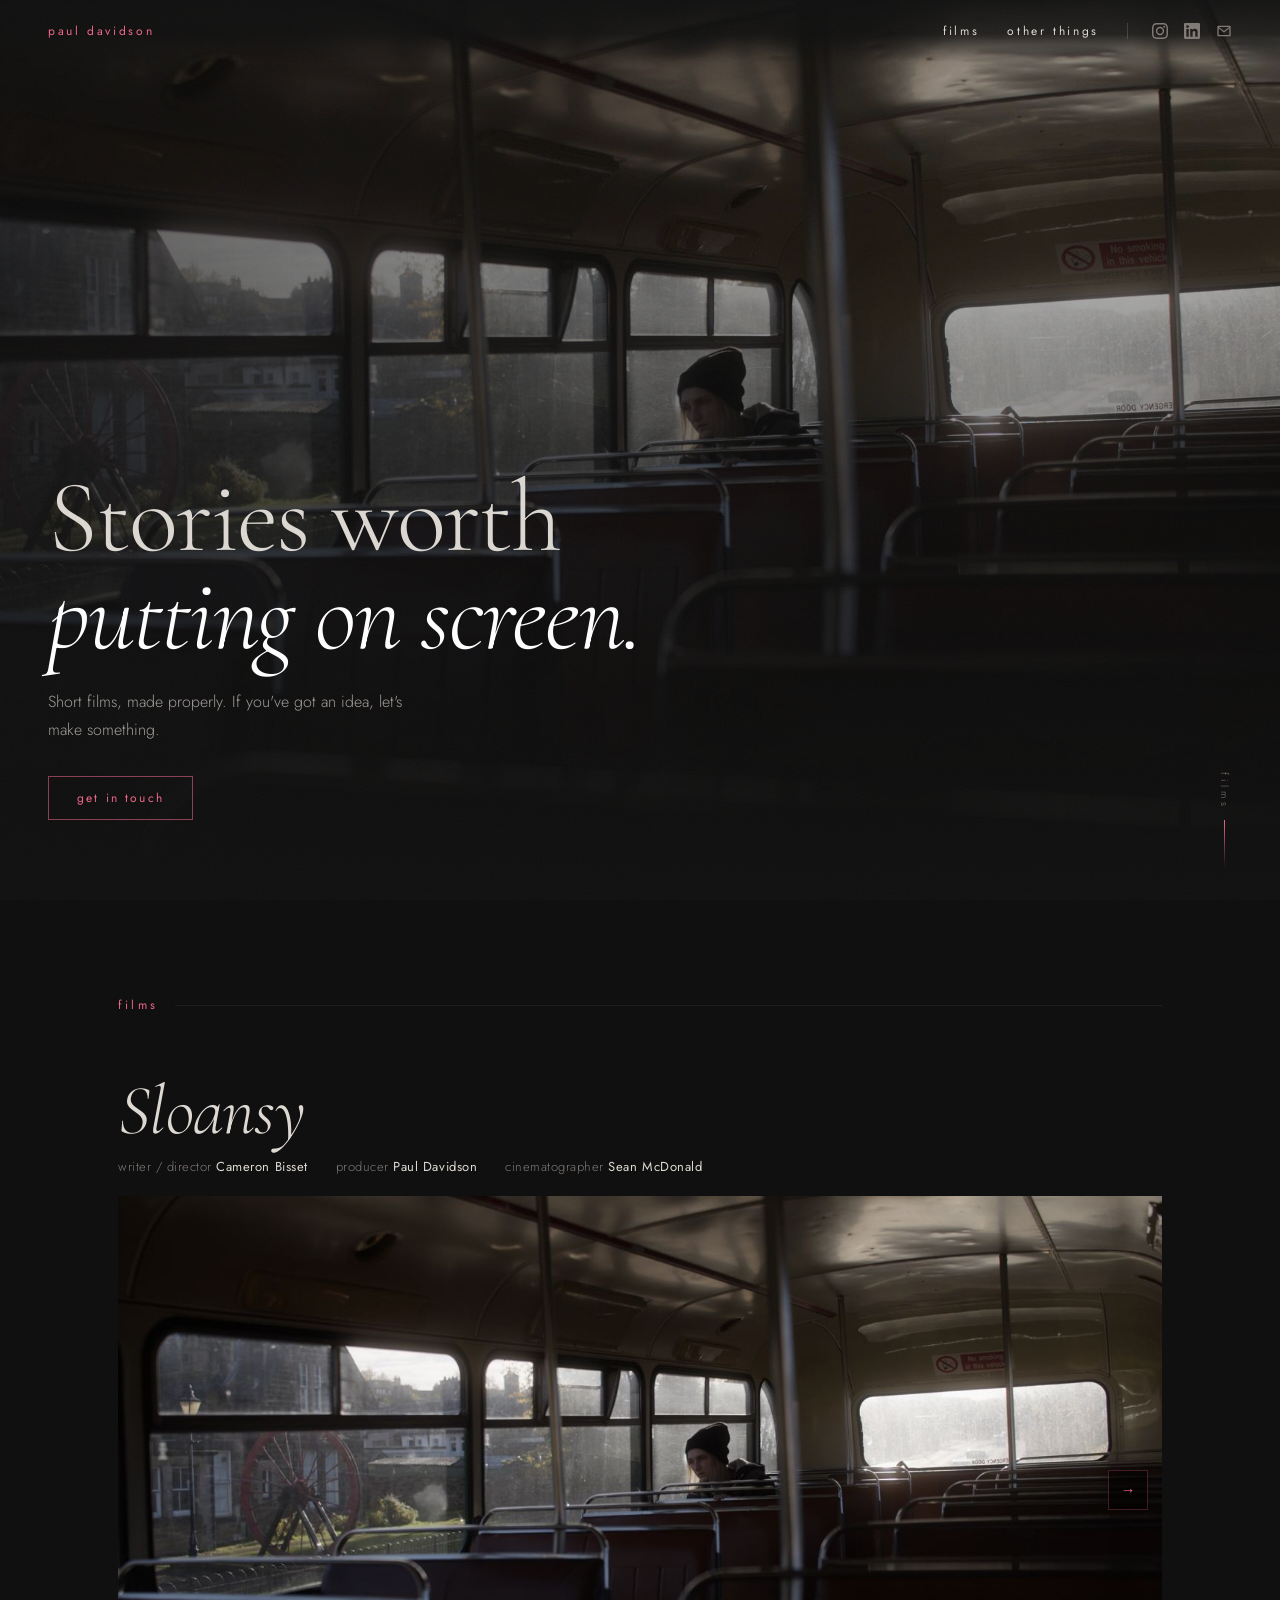
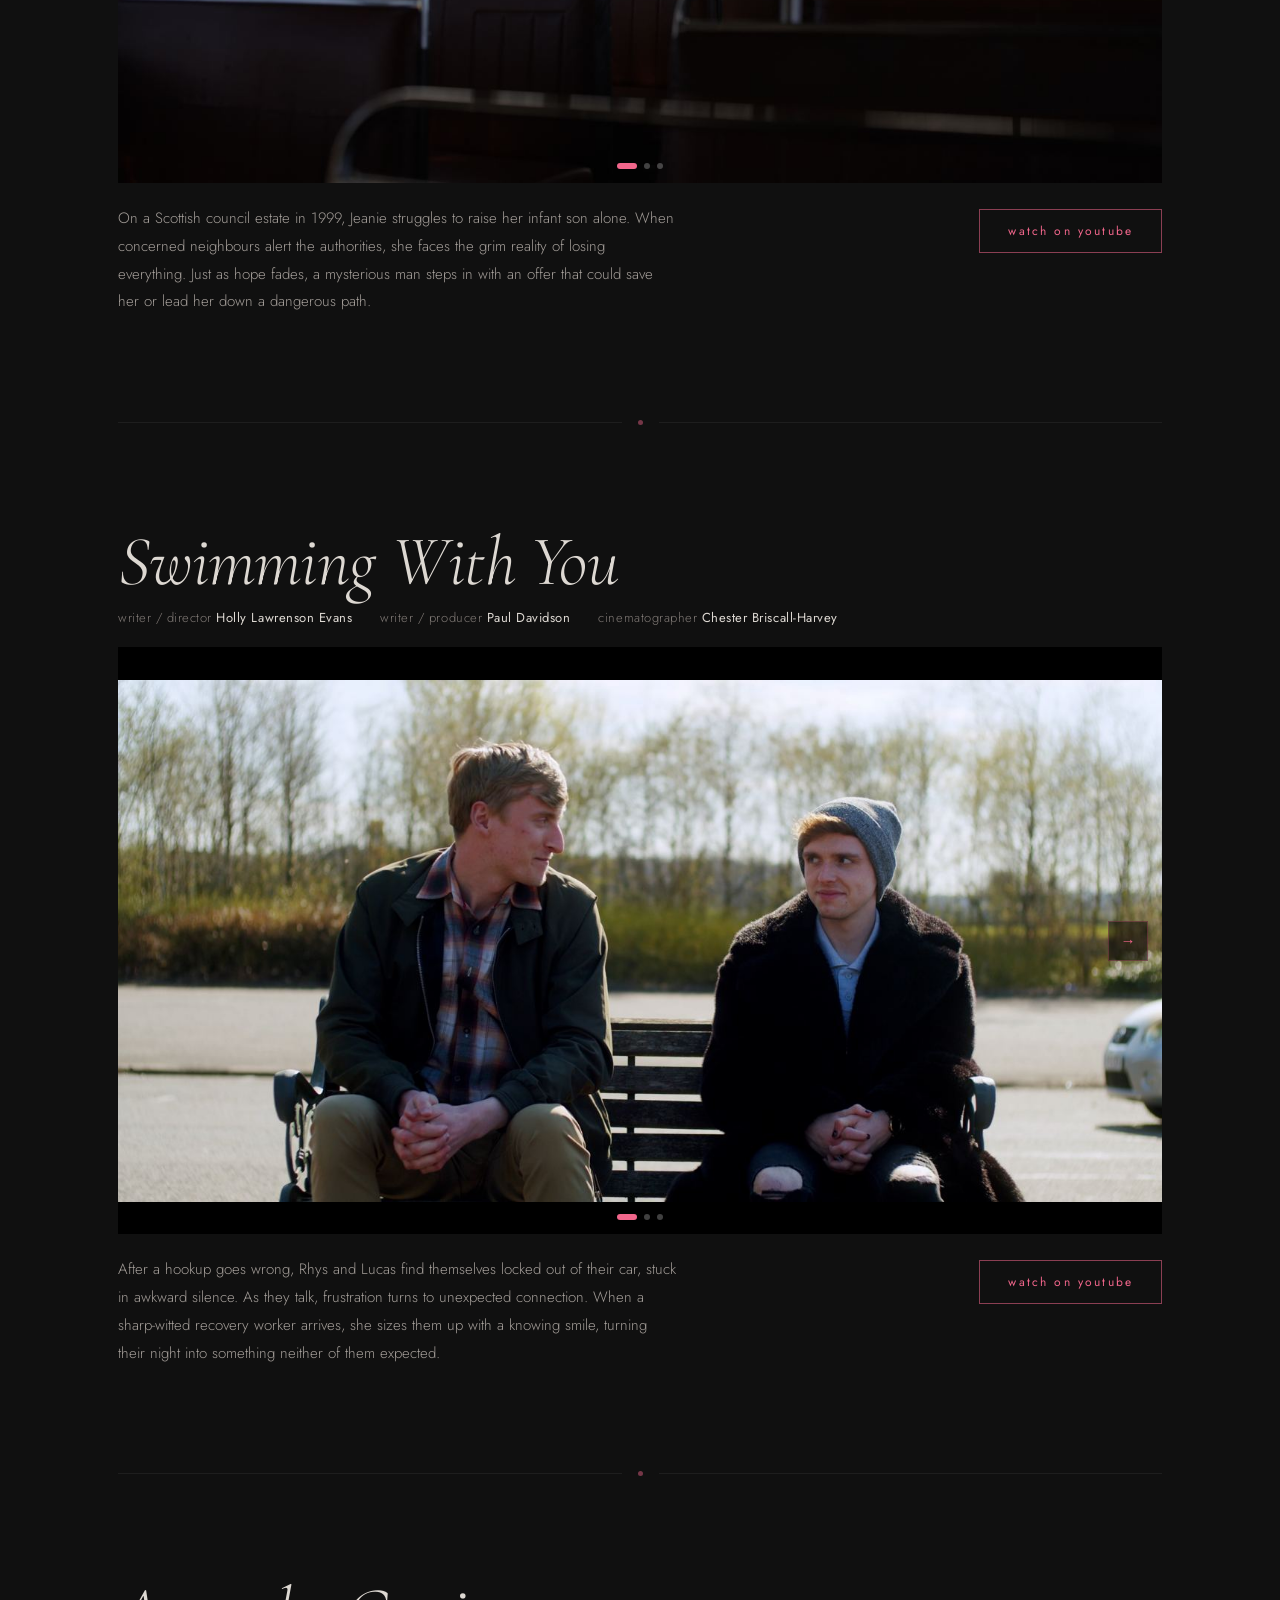
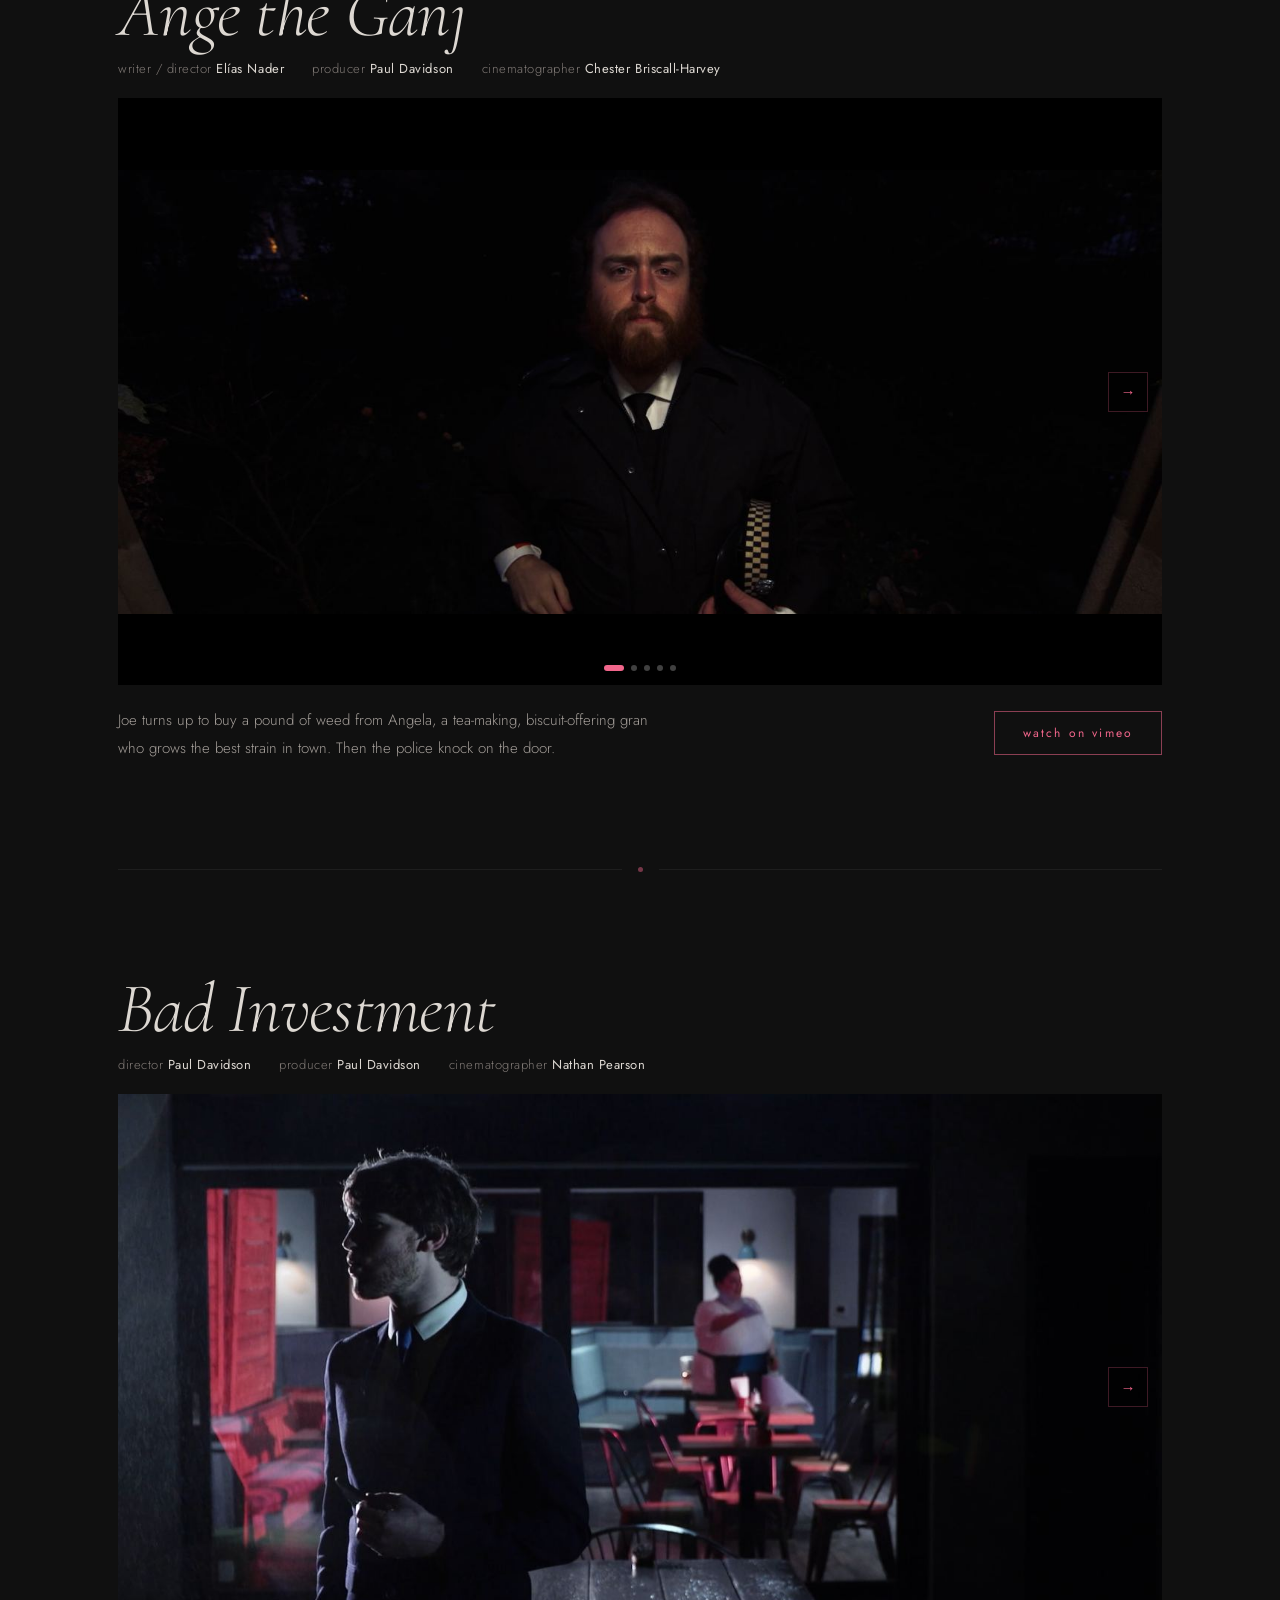
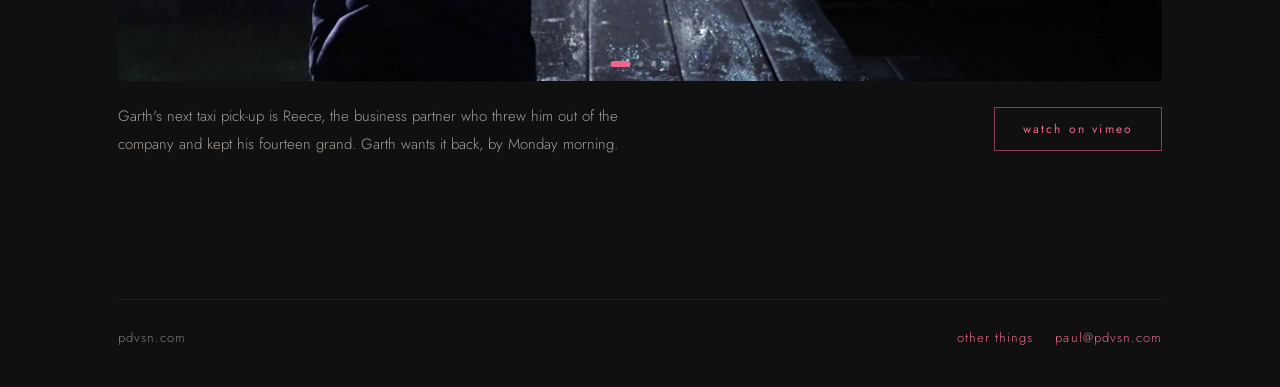
<file: index.html>
<!DOCTYPE html>
<html lang="en">
<head>
<meta charset="UTF-8">
<meta name="viewport" content="width=device-width, initial-scale=1.0">
<title>pdvsn | Paul Davidson</title>
<meta name="description" content="Short films by Paul Davidson, a producer and director in Edinburgh.">
<link rel="icon" href="data:image/svg+xml,<svg xmlns='http://www.w3.org/2000/svg' viewBox='0 0 16 16'><rect width='16' height='16' fill='%23F1668B'/></svg>">
<link rel="preload" href="images/hero-sloansy-1.jpg" as="image">
<link rel="stylesheet" href="site.css">
<style>
  /* ————— opening screen: film stills, with the headline bottom left ————— */
  .hero {
    position: relative;
    height: 100svh;
    min-height: 560px;
    display: flex;
    align-items: flex-end;
    overflow: hidden;
  }
  .hero-bg, .hero-slide, .hero-shade { position: absolute; inset: 0; }
  .hero-slide {
    background-size: cover;
    background-position: center;
    opacity: 0;
    transition: opacity 1.4s ease;
  }
  .hero-slide.visible { opacity: 1; animation: drift 9s ease-out both; }
  @keyframes drift { from { transform: scale(1.07); } to { transform: scale(1); } }
  /* darken the bottom and left so the words read over any still */
  .hero-shade {
    background:
      linear-gradient(to top, var(--bg) 0%, rgba(16,16,16,.5) 45%, rgba(16,16,16,.15) 100%),
      linear-gradient(to right, rgba(16,16,16,.55) 0%, transparent 65%);
  }
  .hero-words { position: relative; padding: 0 var(--gutter) clamp(56px, 9vh, 80px); max-width: 820px; }
  .hero-words > * { opacity: 0; animation: rise .9s ease forwards; }
  .hero-words > :nth-child(2) { animation-delay: .2s; }
  .hero-words > :nth-child(3) { animation-delay: .4s; }
  @keyframes rise { from { opacity: 0; transform: translateY(22px); } to { opacity: 1; transform: none; } }
  .hero h1 {
    margin: 16px 0 24px;
    font-family: var(--serif);
    font-weight: 300;
    font-size: clamp(48px, 8vw, 112px);
    line-height: .95;
    letter-spacing: -.02em;
  }
  .hero h1 em { color: #fff; }
  .hero .sub { margin: 0 0 32px; max-width: 42ch; font-size: 16px; line-height: 1.75; color: rgba(221,216,210,.7); }

  /* "films" with a line, bottom right, nudging you down */
  .scroll {
    position: absolute; right: var(--gutter); bottom: 32px;
    display: flex; flex-direction: column; align-items: center; gap: 10px;
    color: var(--ink-dim);
    font-size: 10px; letter-spacing: .4em; text-transform: lowercase;
    text-decoration: none;
  }
  .scroll span { writing-mode: vertical-rl; }
  .scroll::after { content: ""; width: 1px; height: 48px; background: linear-gradient(to bottom, var(--pink), transparent); animation: pulse 2.2s ease-in-out infinite; }
  @keyframes pulse { 0%, 100% { opacity: .35; } 50% { opacity: 1; } }

  /* ————— films ————— */
  .films {
    width: min(1140px, 100%);
    margin: 0 auto;
    padding: clamp(56px, 8vw, 96px) var(--gutter) 0;
    scroll-margin-top: 0;
  }
  .film-title {
    margin: 0 0 12px;
    font-family: var(--serif);
    font-style: italic;
    font-weight: 300;
    font-size: clamp(36px, 5.5vw, 72px);
    line-height: .95;
    letter-spacing: -.01em;
  }

  /* stills: swipe, scroll, or use the arrows and dots */
  .gallery { position: relative; background: #000; }
  .track {
    display: flex;
    overflow-x: auto;
    scroll-snap-type: x mandatory;
    scrollbar-width: none;
    overscroll-behavior-x: contain;
  }
  .track::-webkit-scrollbar { display: none; }
  .track:focus-visible { outline: 1px dashed var(--pink); outline-offset: 4px; }
  /* films are shot in different shapes, so show each still whole, letterboxed */
  .track img { flex: 0 0 100%; width: 100%; aspect-ratio: 16 / 9; object-fit: contain; scroll-snap-align: start; display: block; }
  .arrow {
    position: absolute; top: 50%;
    width: 40px; height: 40px;
    transform: translateY(-50%);
    border: 1px solid rgba(241,102,139,.25);
    background: rgba(0,0,0,.5);
    color: var(--pink);
    font-size: 15px;
    cursor: pointer;
    transition: background .2s, border-color .2s, opacity .2s;
  }
  .arrow.prev { left: 14px; }
  .arrow.next { right: 14px; }
  .arrow:hover, .arrow:focus-visible { background: rgba(241,102,139,.18); border-color: var(--pink); outline: none; }
  .arrow:disabled { opacity: 0; pointer-events: none; }
  .dots { position: absolute; left: 50%; bottom: 14px; transform: translateX(-50%); display: flex; gap: 7px; align-items: center; }
  .dots button {
    width: 6px; height: 6px; padding: 0;
    border: 0; border-radius: 3px;
    background: rgba(255,255,255,.25);
    cursor: pointer;
    transition: width .3s, background .3s;
  }
  .dots button[aria-current] { width: 20px; background: var(--pink); }
  .no-js .arrow, .no-js .dots { display: none; }

  .film-info { display: flex; justify-content: space-between; align-items: flex-start; gap: 48px; margin-top: 22px; }
  .film-info p { margin: 0; max-width: 62ch; font-size: 15px; line-height: 1.85; color: #a39d98; }
  .credits { list-style: none; display: flex; flex-wrap: wrap; gap: 6px 28px; margin: 0 0 20px; padding: 0; font-size: 13px; letter-spacing: .04em; color: var(--ink-dim); }
  .credits b { font-weight: 400; color: var(--ink); }
  .film-info .btn { margin-top: 4px; }

  .sep { display: flex; align-items: center; gap: 16px; margin: clamp(64px, 10vw, 104px) 0; }
  .sep::before, .sep::after { content: ""; flex: 1; height: 1px; background: var(--rule); }
  .sep i { width: 5px; height: 5px; border-radius: 50%; background: var(--pink); opacity: .45; }

  @media (max-width: 680px) {
    .scroll { display: none; }
    .film-info { flex-direction: column; gap: 22px; }
    .film-info .btn { width: 100%; text-align: center; }
    .credits { flex-direction: column; gap: 6px; }
    .arrow { display: none; }
  }
  @media (prefers-reduced-motion: reduce) {
    html { scroll-behavior: auto; }
    .hero-slide.visible { animation: none; }
    .hero-words > * { opacity: 1; animation: none; }
  }
</style>
</head>
<body class="no-js">

  <header class="menu">
    <a class="home" href="#top">paul davidson</a>
    <nav aria-label="Main"><a href="#films">films</a><a href="/other">other things</a><span class="icons"><a href="https://www.instagram.com/mrpauldavidson" aria-label="Instagram"><svg viewBox="0 0 24 24" aria-hidden="true"><path d="M12 2.2c3.2 0 3.6 0 4.8.1 3.3.1 4.8 1.7 4.9 4.9.1 1.3.1 1.6.1 4.8s0 3.6-.1 4.8c-.1 3.2-1.7 4.8-4.9 4.9-1.3.1-1.6.1-4.8.1s-3.6 0-4.8-.1c-3.3-.1-4.8-1.7-4.9-4.9C2.2 15.6 2.2 15.2 2.2 12s0-3.6.1-4.8C2.4 3.9 3.9 2.4 7.2 2.3 8.4 2.2 8.8 2.2 12 2.2zM12 0C8.7 0 8.3 0 7.1.1 2.7.3.3 2.7.1 7.1 0 8.3 0 8.7 0 12s0 3.7.1 4.9c.2 4.4 2.6 6.8 7 7 1.2.1 1.6.1 4.9.1s3.7 0 4.9-.1c4.4-.2 6.8-2.6 7-7 .1-1.2.1-1.6.1-4.9s0-3.7-.1-4.9c-.2-4.4-2.6-6.8-7-7C15.7 0 15.3 0 12 0zm0 5.8a6.2 6.2 0 1 0 0 12.4 6.2 6.2 0 0 0 0-12.4zM12 16a4 4 0 1 1 0-8 4 4 0 0 1 0 8zm6.4-11.8a1.4 1.4 0 1 0 0 2.9 1.4 1.4 0 0 0 0-2.9z"/></svg></a><a href="https://www.linkedin.com/in/mrpauldavidson" aria-label="LinkedIn"><svg viewBox="0 0 24 24" aria-hidden="true"><path d="M20.45 20.45h-3.55v-5.57c0-1.33-.03-3.04-1.85-3.04-1.86 0-2.14 1.45-2.14 2.94v5.67H9.36V9h3.41v1.56h.05c.47-.9 1.64-1.85 3.37-1.85 3.6 0 4.27 2.37 4.27 5.46v6.28zM5.34 7.43a2.06 2.06 0 1 1 0-4.12 2.06 2.06 0 0 1 0 4.12zM7.12 20.45H3.56V9h3.56v11.45zM22.22 0H1.77C.79 0 0 .77 0 1.73v20.54C0 23.23.79 24 1.77 24h20.45c.98 0 1.78-.77 1.78-1.73V1.73C24 .77 23.2 0 22.22 0z"/></svg></a><a href="mailto:paul@pdvsn.com" aria-label="Email paul@pdvsn.com"><svg viewBox="0 0 24 24" aria-hidden="true"><path d="M2 5.5A1.5 1.5 0 0 1 3.5 4h17A1.5 1.5 0 0 1 22 5.5v13a1.5 1.5 0 0 1-1.5 1.5h-17A1.5 1.5 0 0 1 2 18.5v-13zm2.2.5 7.8 6.1L19.8 6H4.2zM20 7.9l-7.4 5.8a1 1 0 0 1-1.2 0L4 7.9V18h16V7.9z"/></svg></a></span></nav>
  </header>

  <section class="hero" id="top">
    <!-- ✏️ the stills that fade behind the words are listed in the script at the bottom -->
    <div class="hero-bg" id="hero-bg" aria-hidden="true"><div class="hero-slide visible" style="background-image: url('images/hero-sloansy-1.jpg'); background-position: 60% center"></div></div>
    <div class="hero-shade" aria-hidden="true"></div>
    <div class="hero-words">
      <h1>Stories worth<br><em>putting on screen.</em></h1>
      <p class="sub">Short films, made properly. If you've got an idea, let's make something.</p>
      <a class="btn" href="mailto:paul@pdvsn.com">get in touch</a>
    </div>
    <a class="scroll" href="#films"><span>films</span></a>
  </section>

  <main class="films" id="films">
    <p class="label rule-label">films</p>

    <!-- ✏️ To add a film, copy one <article> block (and the <div class="sep"> before it).
         Every <img> inside "track" is one still; add or remove them freely. -->
    <article class="film">
      <h2 class="film-title">Sloansy</h2>
      <ul class="credits"><li>writer / director <b>Cameron Bisset</b></li><li>producer <b>Paul Davidson</b></li><li>cinematographer <b>Sean McDonald</b></li></ul>
      <div class="gallery">
        <div class="track" tabindex="0" aria-label="Stills from Sloansy">
          <img src="images/sloansy-1.jpg" alt="Still from Sloansy" loading="lazy">
          <img src="images/sloansy-2.jpg" alt="Still from Sloansy" loading="lazy">
          <img src="images/sloansy-3.jpg" alt="Still from Sloansy" loading="lazy">
        </div>
      </div>
      <div class="film-info">
        <div>
          <p>On a Scottish council estate in 1999, Jeanie struggles to raise her infant son alone. When concerned neighbours alert the authorities, she faces the grim reality of losing everything. Just as hope fades, a mysterious man steps in with an offer that could save her or lead her down a dangerous path.</p>
        </div>
        <a class="btn" href="https://www.youtube.com/watch?v=3D2MKY4uDA4">watch on youtube</a>
      </div>
    </article>

    <div class="sep" aria-hidden="true"><i></i></div>

    <article class="film">
      <h2 class="film-title">Swimming With You</h2>
      <ul class="credits"><li>writer / director <b>Holly Lawrenson Evans</b></li><li>writer / producer <b>Paul Davidson</b></li><li>cinematographer <b>Chester Briscall-Harvey</b></li></ul>
      <div class="gallery">
        <div class="track" tabindex="0" aria-label="Stills from Swimming With You">
          <img src="images/swimming-1.jpg" alt="Still from Swimming With You" loading="lazy">
          <img src="images/swimming-2.jpg" alt="Still from Swimming With You" loading="lazy">
          <img src="images/swimming-3.jpg" alt="Still from Swimming With You" loading="lazy">
        </div>
      </div>
      <div class="film-info">
        <div>
          <p>After a hookup goes wrong, Rhys and Lucas find themselves locked out of their car, stuck in awkward silence. As they talk, frustration turns to unexpected connection. When a sharp-witted recovery worker arrives, she sizes them up with a knowing smile, turning their night into something neither of them expected.</p>
        </div>
        <a class="btn" href="https://www.youtube.com/watch?v=1Ty29yOT98E">watch on youtube</a>
      </div>
    </article>

    <div class="sep" aria-hidden="true"><i></i></div>

    <article class="film">
      <h2 class="film-title">Ange the Ganj</h2>
      <ul class="credits"><li>writer / director <b>Elías Nader</b></li><li>producer <b>Paul Davidson</b></li><li>cinematographer <b>Chester Briscall-Harvey</b></li></ul>
      <div class="gallery">
        <div class="track" tabindex="0" aria-label="Stills from Ange the Ganj">
          <img src="images/ange-1.jpg" alt="Still from Ange the Ganj" loading="lazy">
          <img src="images/ange-2.jpg" alt="Still from Ange the Ganj" loading="lazy">
          <img src="images/ange-3.jpg" alt="Still from Ange the Ganj" loading="lazy">
          <img src="images/ange-4.jpg" alt="Still from Ange the Ganj" loading="lazy">
          <img src="images/ange-5.jpg" alt="Still from Ange the Ganj" loading="lazy">
        </div>
      </div>
      <div class="film-info">
        <div>
          <p>Joe turns up to buy a pound of weed from Angela, a tea-making, biscuit-offering gran who grows the best strain in town. Then the police knock on the door.</p>
        </div>
        <a class="btn" href="https://vimeo.com/378201220">watch on vimeo</a>
      </div>
    </article>

    <div class="sep" aria-hidden="true"><i></i></div>

    <article class="film">
      <h2 class="film-title">Bad Investment</h2>
      <ul class="credits"><li>director <b>Paul Davidson</b></li><li>producer <b>Paul Davidson</b></li><li>cinematographer <b>Nathan Pearson</b></li></ul>
      <div class="gallery">
        <div class="track" tabindex="0" aria-label="Stills from Bad Investment">
          <img src="images/bad-1.jpg" alt="Still from Bad Investment" loading="lazy">
          <img src="images/bad-2.jpg" alt="Still from Bad Investment" loading="lazy">
          <img src="images/bad-3.jpg" alt="Still from Bad Investment" loading="lazy">
          <img src="images/bad-4.jpg" alt="Still from Bad Investment" loading="lazy">
        </div>
      </div>
      <div class="film-info">
        <div>
          <p>Garth's next taxi pick-up is Reece, the business partner who threw him out of the company and kept his fourteen grand. Garth wants it back, by Monday morning.</p>
        </div>
        <a class="btn" href="https://vimeo.com/270186488">watch on vimeo</a>
      </div>
    </article>
  </main>

  <footer>
    <span>pdvsn.com</span>
    <span class="reach"><a href="/other">other things</a><a href="mailto:paul@pdvsn.com">paul@pdvsn.com</a></span>
  </footer>

<script>
  document.body.classList.remove("no-js");

  // ——— the stills that fade in and out behind the words ———
  // ✏️ add or remove pictures here (the first one is also set in the page above).
  // The % after a picture says which part to keep when a narrow screen crops it:
  // 0% is the left edge, 50% the middle, 100% the right edge.
  const HERO = [
    ["images/hero-sloansy-1.jpg", "60%"],
    ["images/hero-ange-1.jpg", "50%"],
    ["images/hero-swimming-1.jpg", "33%"],
    ["images/hero-bad-1.jpg", "23%"],
    ["images/hero-sloansy-2.jpg", "50%"],
    ["images/hero-ange-2.jpg", "34%"],
    ["images/hero-swimming-2.jpg", "50%"],
    ["images/hero-sloansy-3.jpg", "58%"],
    ["images/hero-ange-3.jpg", "45%"],
    ["images/hero-swimming-3.jpg", "72%"],
    ["images/hero-ange-4.jpg", "66%"],
    ["images/hero-bad-4.jpg", "47%"],
    ["images/hero-ange-5.jpg", "50%"],
  ];
  const heroBg = document.getElementById("hero-bg");
  let heroSlide = heroBg.firstElementChild, heroIdx = 0;
  if (!matchMedia("(prefers-reduced-motion: reduce)").matches) {
    setInterval(() => {
      const [src, focus] = HERO[(heroIdx + 1) % HERO.length];
      const pic = new Image();
      pic.onload = () => {   // only swap once the next still has arrived
        heroIdx = (heroIdx + 1) % HERO.length;
        const next = document.createElement("div");
        next.className = "hero-slide";
        next.style.backgroundImage = "url('" + src + "')";
        next.style.backgroundPosition = focus + " center";
        heroBg.appendChild(next);
        requestAnimationFrame(() => requestAnimationFrame(() => next.classList.add("visible")));
        const old = heroSlide; heroSlide = next;
        setTimeout(() => old.remove(), 1500);
      };
      pic.src = src;
    }, 5500);
  }

  // ——— each film's stills: arrows, dots and keyboard ———
  document.querySelectorAll(".gallery").forEach((gallery) => {
    const track = gallery.querySelector(".track");
    const pics = track.querySelectorAll("img");
    if (pics.length < 2) return;
    const name = track.getAttribute("aria-label");
    const at = () => Math.round(track.scrollLeft / track.clientWidth);
    const go = (i) => track.scrollTo({ left: Math.max(0, Math.min(i, pics.length - 1)) * track.clientWidth });

    const prev = Object.assign(document.createElement("button"), { type: "button", className: "arrow prev", textContent: "←" });
    const next = Object.assign(document.createElement("button"), { type: "button", className: "arrow next", textContent: "→" });
    prev.setAttribute("aria-label", "Previous still");
    next.setAttribute("aria-label", "Next still");
    prev.addEventListener("click", () => go(at() - 1));
    next.addEventListener("click", () => go(at() + 1));

    const dots = document.createElement("div");
    dots.className = "dots";
    pics.forEach((_, i) => {
      const d = document.createElement("button");
      d.type = "button";
      d.setAttribute("aria-label", name + ", still " + (i + 1));
      d.addEventListener("click", () => go(i));
      dots.appendChild(d);
    });
    gallery.append(prev, next, dots);

    function update() {
      const i = at();
      prev.disabled = i === 0;
      next.disabled = i === pics.length - 1;
      dots.querySelectorAll("button").forEach((d, j) => j === i ? d.setAttribute("aria-current", "true") : d.removeAttribute("aria-current"));
    }
    track.addEventListener("scroll", () => requestAnimationFrame(update), { passive: true });
    track.addEventListener("keydown", (e) => {
      if (e.key === "ArrowRight") { e.preventDefault(); go(at() + 1); }
      if (e.key === "ArrowLeft") { e.preventDefault(); go(at() - 1); }
    });
    update();
  });

</script>
</body>
</html>
</file>
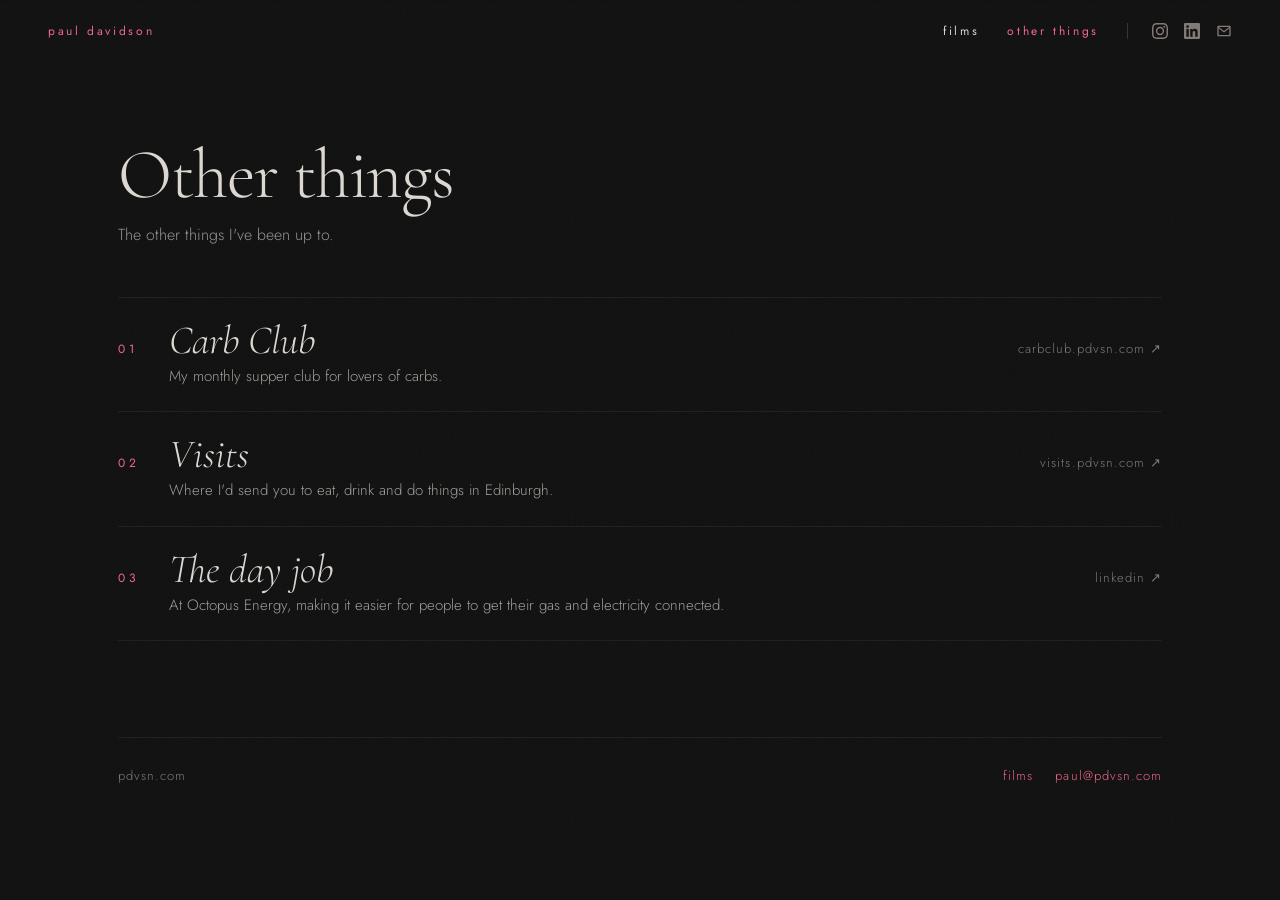
<file: other.html>
<!DOCTYPE html>
<html lang="en">
<head>
<meta charset="UTF-8">
<meta name="viewport" content="width=device-width, initial-scale=1.0">
<title>other things | pdvsn</title>
<meta name="description" content="What Paul Davidson gets up to when he isn't making films.">
<link rel="icon" href="data:image/svg+xml,<svg xmlns='http://www.w3.org/2000/svg' viewBox='0 0 16 16'><rect width='16' height='16' fill='%23F1668B'/></svg>">
<link rel="stylesheet" href="site.css">
<style>
  .page {
    width: min(1140px, 100%);
    margin: 0 auto;
    padding: clamp(104px, 12vw, 140px) var(--gutter) 0;
  }
  .page h1 {
    margin: 0 0 12px;
    font-family: var(--serif);
    font-weight: 300;
    font-size: clamp(40px, 5.5vw, 72px);
    line-height: .98;
    letter-spacing: -.02em;
  }
  .page h1 em { color: #fff; }
  .page .sub { margin: 0; max-width: 44ch; font-size: 16px; line-height: 1.75; color: rgba(221,216,210,.65); }

  /* one row per thing */
  .things { list-style: none; margin: clamp(32px, 4vw, 48px) 0 0; padding: 0; border-top: 1px solid var(--rule); }
  .things li { border-bottom: 1px solid var(--rule); }
  .things a {
    display: grid;
    grid-template-columns: 3ch 1fr auto;
    gap: 4px 24px;
    align-items: baseline;
    padding: clamp(16px, 2vw, 22px) 0;
    text-decoration: none;
  }
  .things .name {
    font-family: var(--serif);
    font-style: italic;
    font-weight: 300;
    font-size: clamp(28px, 3.2vw, 40px);
    line-height: 1;
    transition: color .25s;
  }
  .things .where { color: var(--ink-dim); font-size: 13px; letter-spacing: .08em; white-space: nowrap; transition: color .25s; }
  .things .desc { grid-column: 2 / -1; margin: 0; font-size: 15px; line-height: 1.7; color: #a39d98; }
  .things a:hover .name, .things a:focus-visible .name { color: var(--pink); }
  .things a:hover .where, .things a:focus-visible .where { color: var(--pink); }
  .things a:focus-visible { outline: none; }
  footer { margin-top: clamp(56px, 8vw, 96px); }

  @media (max-width: 560px) {
    .things a { grid-template-columns: 3ch 1fr; }
    .things .where { grid-column: 2; grid-row: 2; }
    .things .desc { grid-column: 2; }
  }
</style>
</head>
<body>

  <header class="menu">
    <a class="home" href="/">paul davidson</a>
    <nav aria-label="Main"><a href="/#films">films</a><a href="/other" aria-current="page">other things</a><span class="icons"><a href="https://www.instagram.com/mrpauldavidson" aria-label="Instagram"><svg viewBox="0 0 24 24" aria-hidden="true"><path d="M12 2.2c3.2 0 3.6 0 4.8.1 3.3.1 4.8 1.7 4.9 4.9.1 1.3.1 1.6.1 4.8s0 3.6-.1 4.8c-.1 3.2-1.7 4.8-4.9 4.9-1.3.1-1.6.1-4.8.1s-3.6 0-4.8-.1c-3.3-.1-4.8-1.7-4.9-4.9C2.2 15.6 2.2 15.2 2.2 12s0-3.6.1-4.8C2.4 3.9 3.9 2.4 7.2 2.3 8.4 2.2 8.8 2.2 12 2.2zM12 0C8.7 0 8.3 0 7.1.1 2.7.3.3 2.7.1 7.1 0 8.3 0 8.7 0 12s0 3.7.1 4.9c.2 4.4 2.6 6.8 7 7 1.2.1 1.6.1 4.9.1s3.7 0 4.9-.1c4.4-.2 6.8-2.6 7-7 .1-1.2.1-1.6.1-4.9s0-3.7-.1-4.9c-.2-4.4-2.6-6.8-7-7C15.7 0 15.3 0 12 0zm0 5.8a6.2 6.2 0 1 0 0 12.4 6.2 6.2 0 0 0 0-12.4zM12 16a4 4 0 1 1 0-8 4 4 0 0 1 0 8zm6.4-11.8a1.4 1.4 0 1 0 0 2.9 1.4 1.4 0 0 0 0-2.9z"/></svg></a><a href="https://www.linkedin.com/in/mrpauldavidson" aria-label="LinkedIn"><svg viewBox="0 0 24 24" aria-hidden="true"><path d="M20.45 20.45h-3.55v-5.57c0-1.33-.03-3.04-1.85-3.04-1.86 0-2.14 1.45-2.14 2.94v5.67H9.36V9h3.41v1.56h.05c.47-.9 1.64-1.85 3.37-1.85 3.6 0 4.27 2.37 4.27 5.46v6.28zM5.34 7.43a2.06 2.06 0 1 1 0-4.12 2.06 2.06 0 0 1 0 4.12zM7.12 20.45H3.56V9h3.56v11.45zM22.22 0H1.77C.79 0 0 .77 0 1.73v20.54C0 23.23.79 24 1.77 24h20.45c.98 0 1.78-.77 1.78-1.73V1.73C24 .77 23.2 0 22.22 0z"/></svg></a><a href="mailto:paul@pdvsn.com" aria-label="Email paul@pdvsn.com"><svg viewBox="0 0 24 24" aria-hidden="true"><path d="M2 5.5A1.5 1.5 0 0 1 3.5 4h17A1.5 1.5 0 0 1 22 5.5v13a1.5 1.5 0 0 1-1.5 1.5h-17A1.5 1.5 0 0 1 2 18.5v-13zm2.2.5 7.8 6.1L19.8 6H4.2zM20 7.9l-7.4 5.8a1 1 0 0 1-1.2 0L4 7.9V18h16V7.9z"/></svg></a></span></nav>
  </header>

  <main class="page">
    <h1>Other things</h1>
    <p class="sub">The other things I've been up to.</p>

    <!-- ✏️ To add a thing, copy one <li> … </li> line and change the link, name, address and description. -->
    <ul class="things">
      <li><a href="https://carbclub.pdvsn.com"><span class="label">01</span><span class="name">Carb Club</span><span class="where">carbclub.pdvsn.com ↗</span><p class="desc">My monthly supper club for lovers of carbs.</p></a></li>
      <li><a href="https://visits.pdvsn.com"><span class="label">02</span><span class="name">Visits</span><span class="where">visits.pdvsn.com ↗</span><p class="desc">Where I'd send you to eat, drink and do things in Edinburgh.</p></a></li>
      <li><a href="https://www.linkedin.com/in/mrpauldavidson"><span class="label">03</span><span class="name">The day job</span><span class="where">linkedin ↗</span><p class="desc">At Octopus Energy, making it easier for people to get their gas and electricity connected.</p></a></li>
    </ul>
  </main>

  <footer>
    <span>pdvsn.com</span>
    <span class="reach"><a href="/#films">films</a><a href="mailto:paul@pdvsn.com">paul@pdvsn.com</a></span>
  </footer>

</body>
</html>
</file>
<file: site.css>
/* Shared styles for every page: fonts, colours, film grain, the header and the footer. */

@font-face { font-family: "Cormorant Garamond"; src: url("fonts/cormorant-300.woff2") format("woff2"); font-weight: 300; font-display: swap; }
@font-face { font-family: "Cormorant Garamond"; src: url("fonts/cormorant-300-italic.woff2") format("woff2"); font-weight: 300; font-style: italic; font-display: swap; }
@font-face { font-family: "Cormorant Garamond"; src: url("fonts/cormorant-500-italic.woff2") format("woff2"); font-weight: 500; font-style: italic; font-display: swap; }
@font-face { font-family: "Jost"; src: url("fonts/jost-300.woff2") format("woff2"); font-weight: 300; font-display: swap; }
@font-face { font-family: "Jost"; src: url("fonts/jost-400.woff2") format("woff2"); font-weight: 400; font-display: swap; }

:root {
  --bg: #101010;
  --ink: #ddd8d2;
  --ink-dim: #807a76;
  --rule: #1e1e1e;
  --pink: #F1668B;
  --serif: "Cormorant Garamond", Georgia, serif;
  --body: "Jost", "Helvetica Neue", Arial, sans-serif;
  --gutter: clamp(16px, 5vw, 48px);
}

*, *::before, *::after { box-sizing: border-box; }
html { scroll-behavior: smooth; }
body {
  margin: 0;
  min-height: 100vh;
  background: var(--bg);
  color: var(--ink);
  font-family: var(--body);
  font-weight: 300;
  -webkit-font-smoothing: antialiased;
  overflow-x: hidden;
}
/* film grain over everything */
body::after {
  content: "";
  position: fixed; inset: 0;
  background-image: url("data:image/svg+xml,%3Csvg xmlns='http://www.w3.org/2000/svg' width='300' height='300'%3E%3Cfilter id='n'%3E%3CfeTurbulence type='fractalNoise' baseFrequency='0.75' numOctaves='4' stitchTiles='stitch'/%3E%3C/filter%3E%3Crect width='300' height='300' filter='url(%23n)'/%3E%3C/svg%3E");
  opacity: .04;
  pointer-events: none;
  z-index: 9000;
}
a { color: inherit; }

/* small lowercase labels, used all over */
.label {
  font-family: var(--body);
  font-weight: 400;
  font-size: 12px;
  letter-spacing: .3em;
  text-transform: lowercase;
  color: var(--pink);
}

/* ————— header ————— */
.menu {
  position: fixed; top: 0; left: 0; right: 0;
  z-index: 500;
  display: flex; justify-content: space-between; align-items: center;
  padding: 22px var(--gutter);
  background: linear-gradient(to bottom, rgba(16,16,16,.96) 0%, rgba(16,16,16,.85) 55%, transparent 100%);
  font-weight: 400;
  font-size: 12px;
  letter-spacing: .22em;
  text-transform: lowercase;
}
.menu nav { display: flex; align-items: center; gap: clamp(16px, 3vw, 28px); }
.menu a { color: var(--ink); text-decoration: none; transition: color .2s; }
.menu a:hover, .menu a:focus-visible, .menu a[aria-current] { color: var(--pink); }
.menu .home { color: var(--pink); }
.icons { display: inline-flex; align-items: center; gap: 16px; }
.menu .icons { padding-left: clamp(16px, 3vw, 24px); border-left: 1px solid rgba(255,255,255,.15); }
.icons a { display: block; color: var(--ink-dim); transition: color .2s; }
.icons a:hover, .icons a:focus-visible { color: var(--pink); }
.icons svg { display: block; width: 16px; height: 16px; fill: currentColor; }

/* ————— outlined pink button ————— */
.btn {
  display: inline-block;
  padding: 12px 28px;
  border: 1px solid rgba(241,102,139,.55);
  color: var(--pink);
  font-weight: 400;
  font-size: 12px;
  letter-spacing: .18em;
  text-transform: lowercase;
  text-decoration: none;
  white-space: nowrap;
  transition: background .25s, color .25s, border-color .25s;
}
.btn:hover, .btn:focus-visible { background: var(--pink); border-color: var(--pink); color: #fff; outline: none; }

/* ————— a section label with a line running off to the right ————— */
.rule-label { display: flex; align-items: center; gap: 16px; margin: 0 0 clamp(40px, 6vw, 64px); }
.rule-label::after { content: ""; flex: 1; height: 1px; background: var(--rule); }

/* ————— footer ————— */
footer {
  width: min(calc(1140px - 2 * var(--gutter)), calc(100% - 2 * var(--gutter)));
  margin: clamp(80px, 12vw, 140px) auto 0;
  padding: 28px 0 40px;
  display: flex; justify-content: space-between; align-items: center; flex-wrap: wrap; gap: 14px 28px;
  border-top: 1px solid var(--rule);
  color: var(--ink-dim);
  font-size: 13px;
  letter-spacing: .08em;
}
footer .reach { display: inline-flex; align-items: center; gap: 22px; }
footer a { text-decoration: none; color: var(--pink); }
footer a:hover, footer a:focus-visible { text-decoration: underline; }

@media (max-width: 560px) {
  .menu .icons { display: none; }
}
</file>
